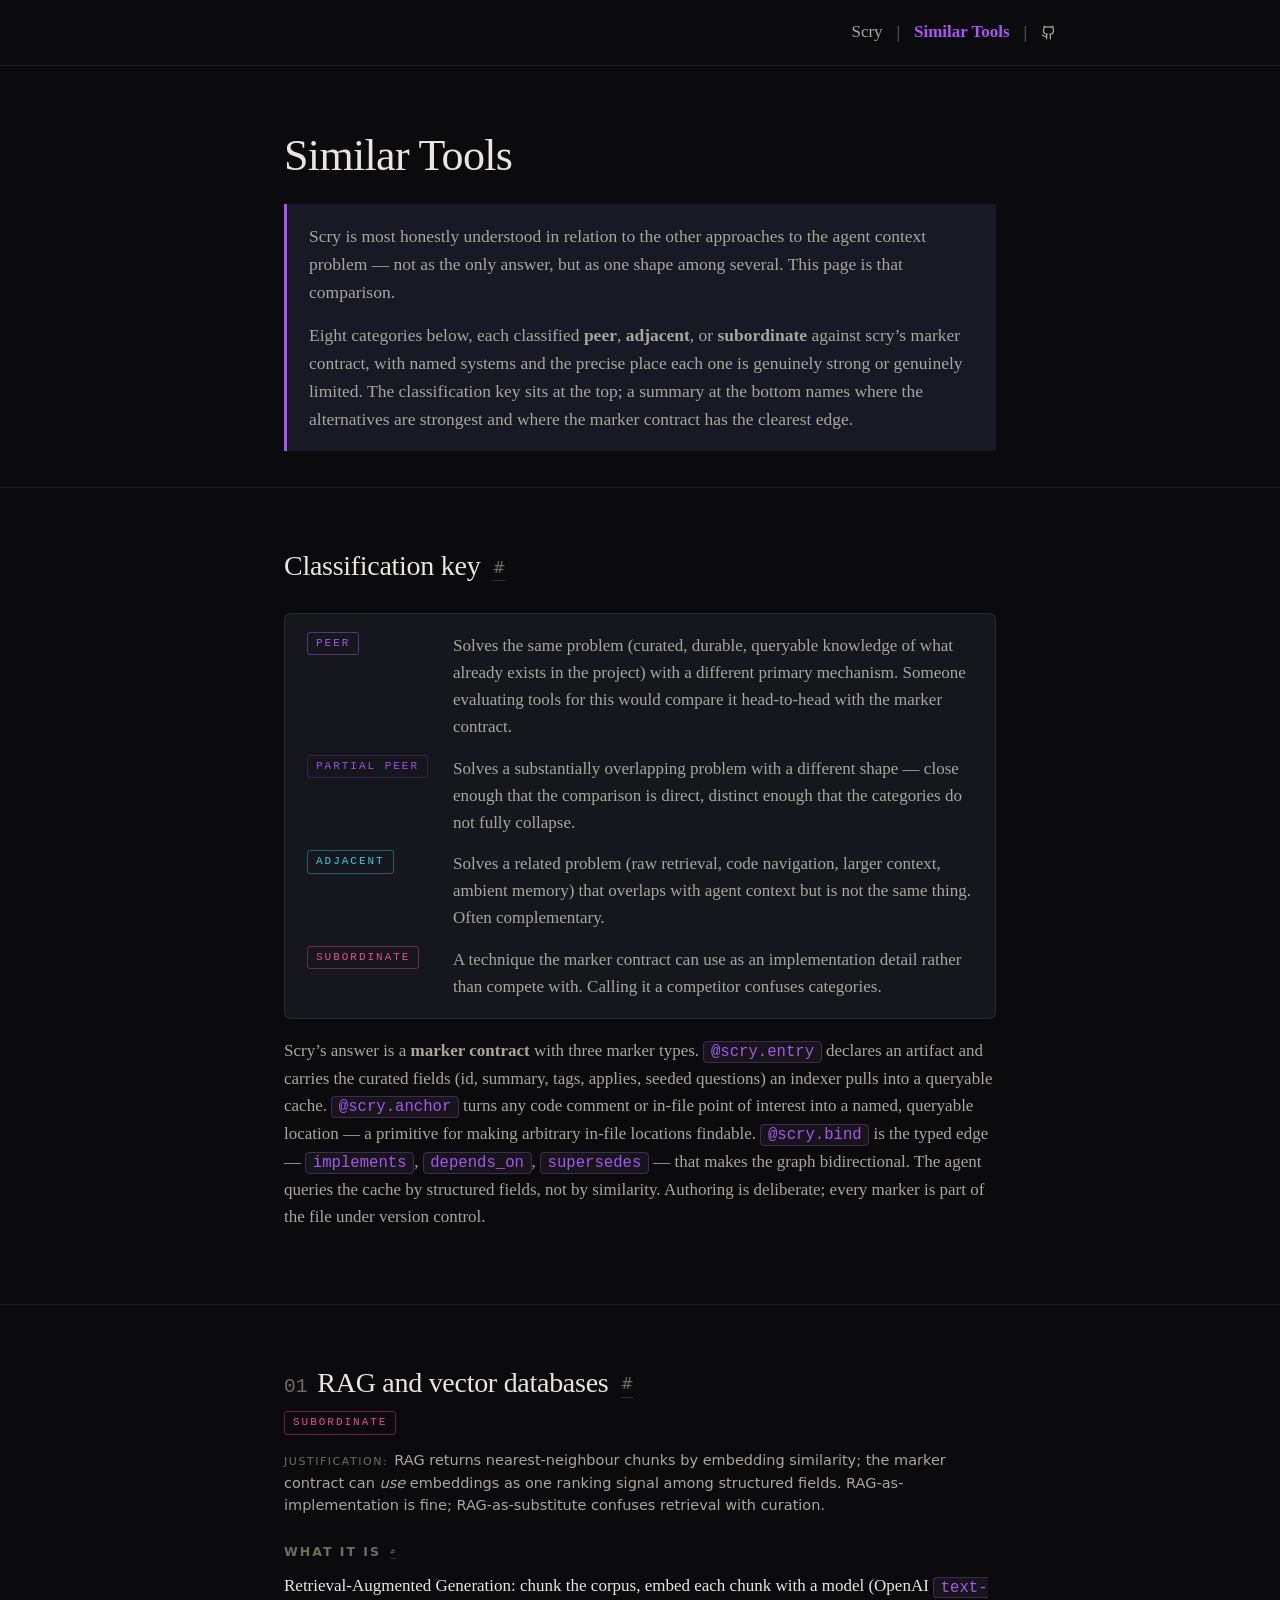
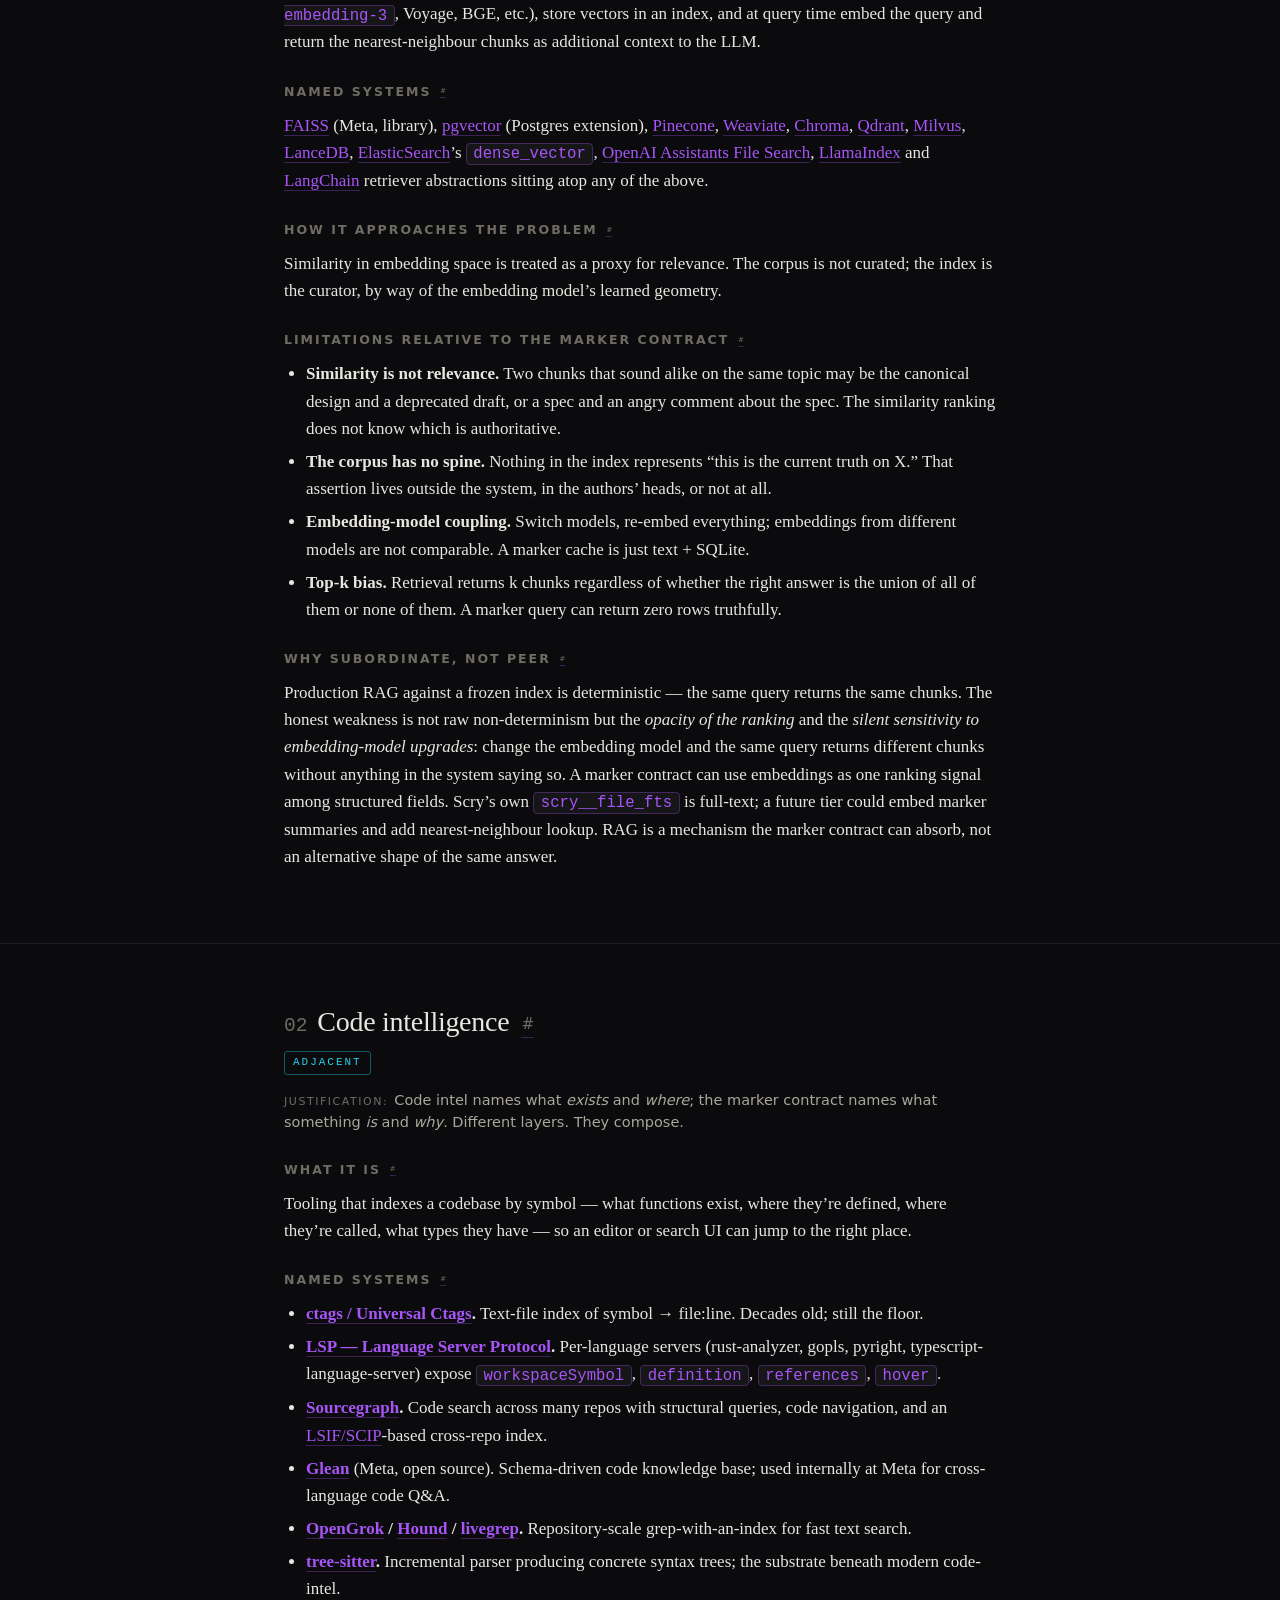
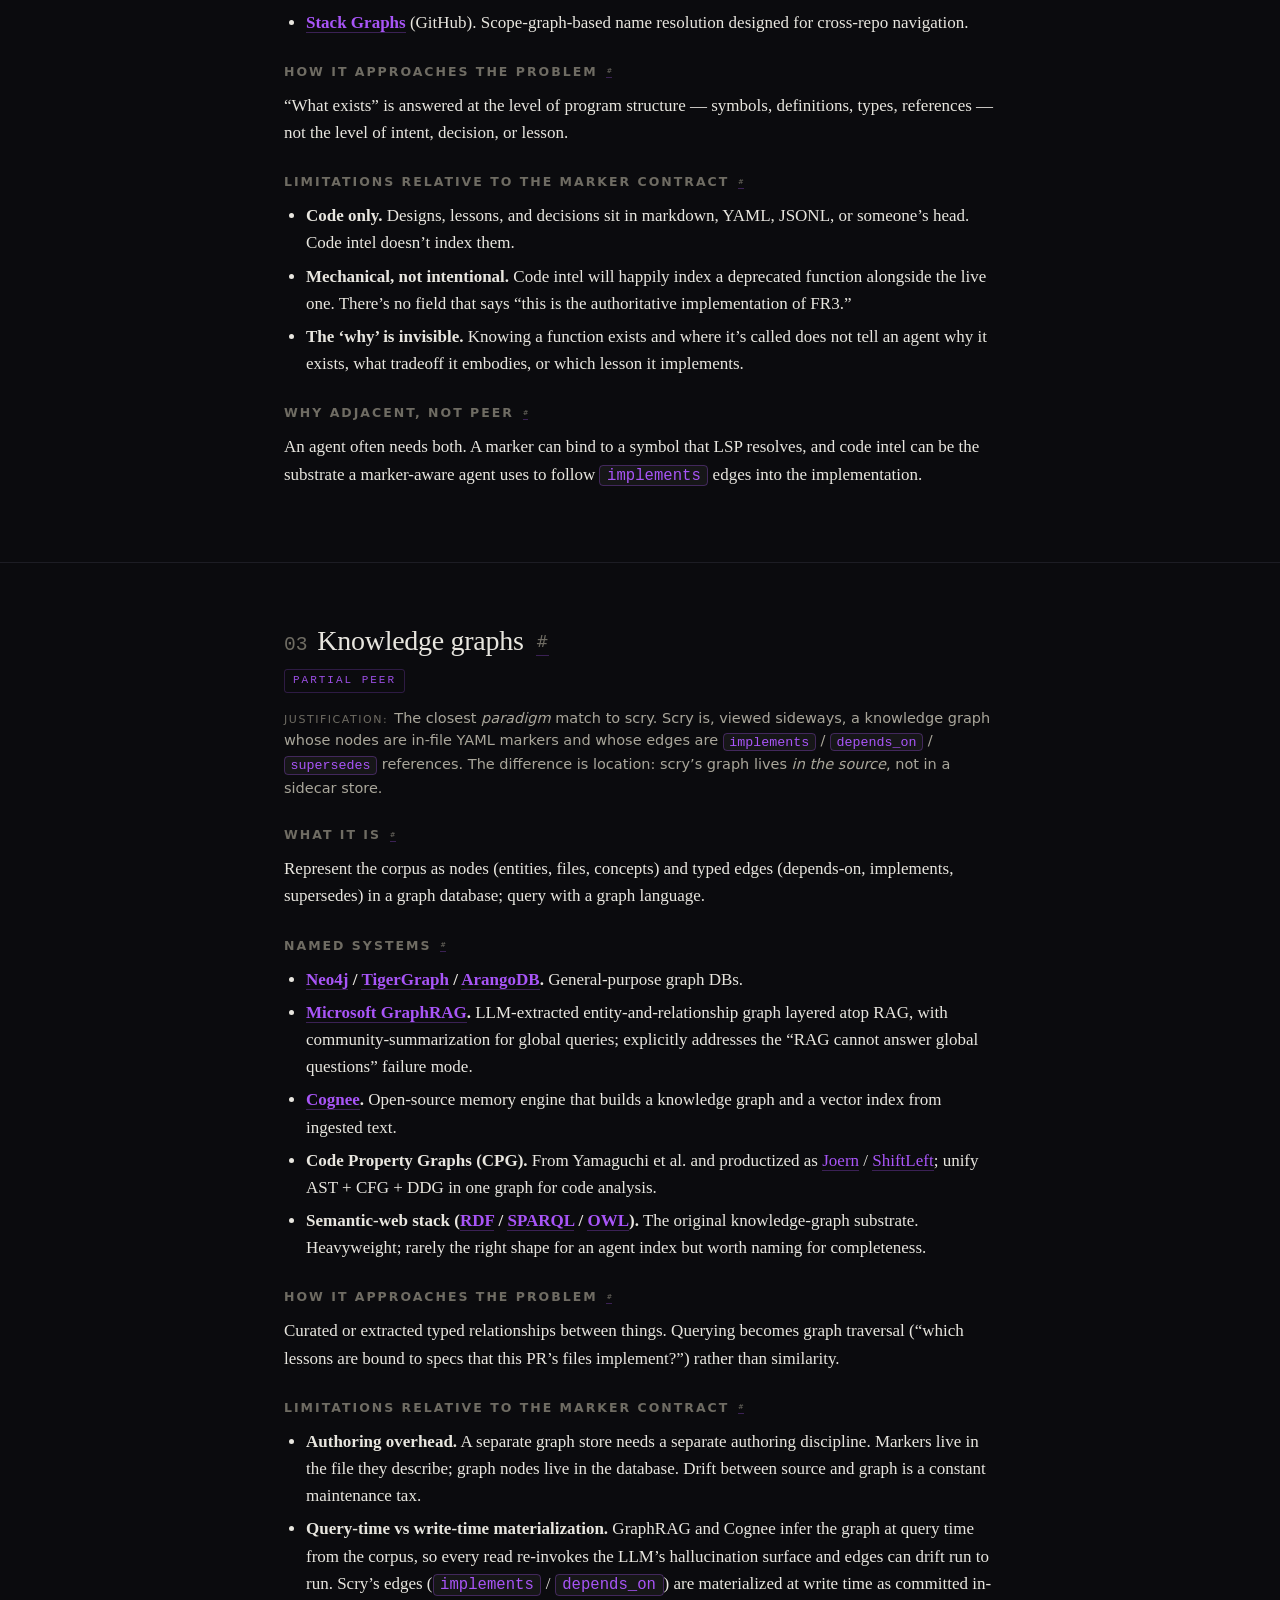
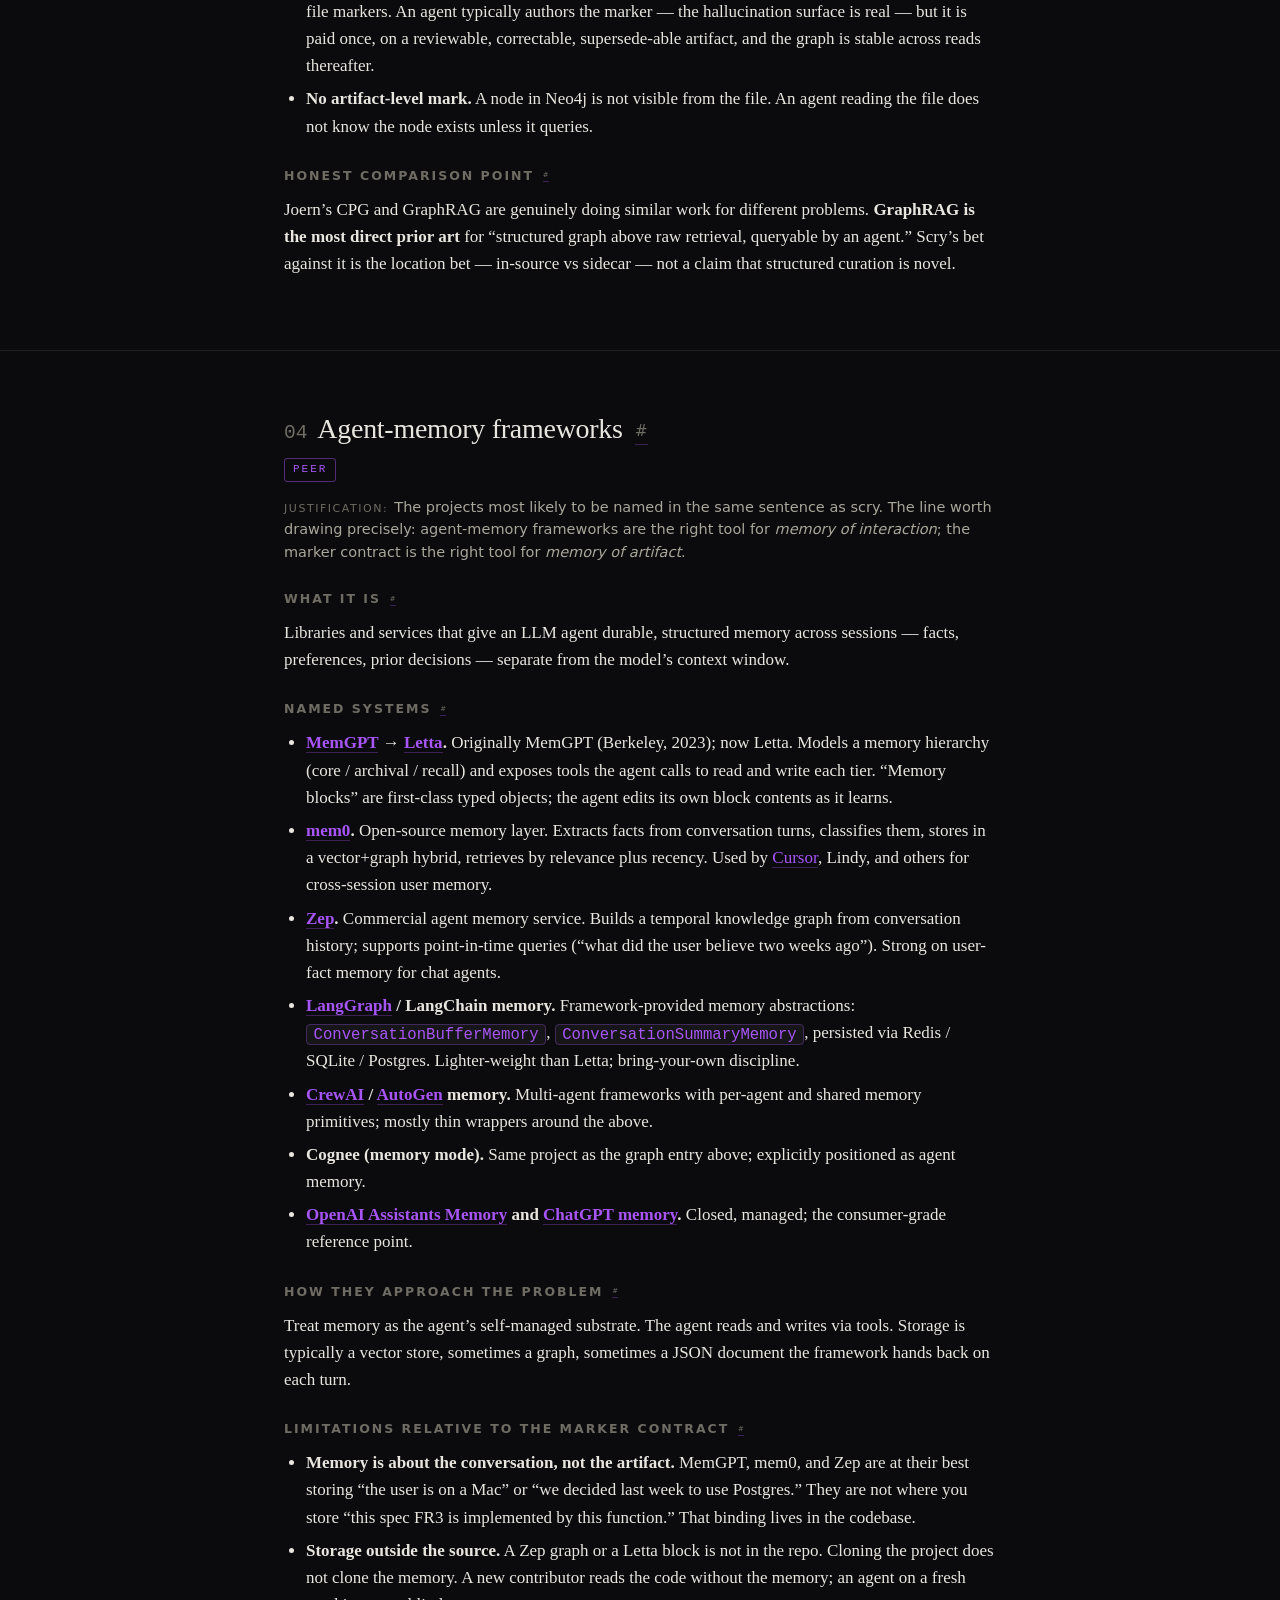
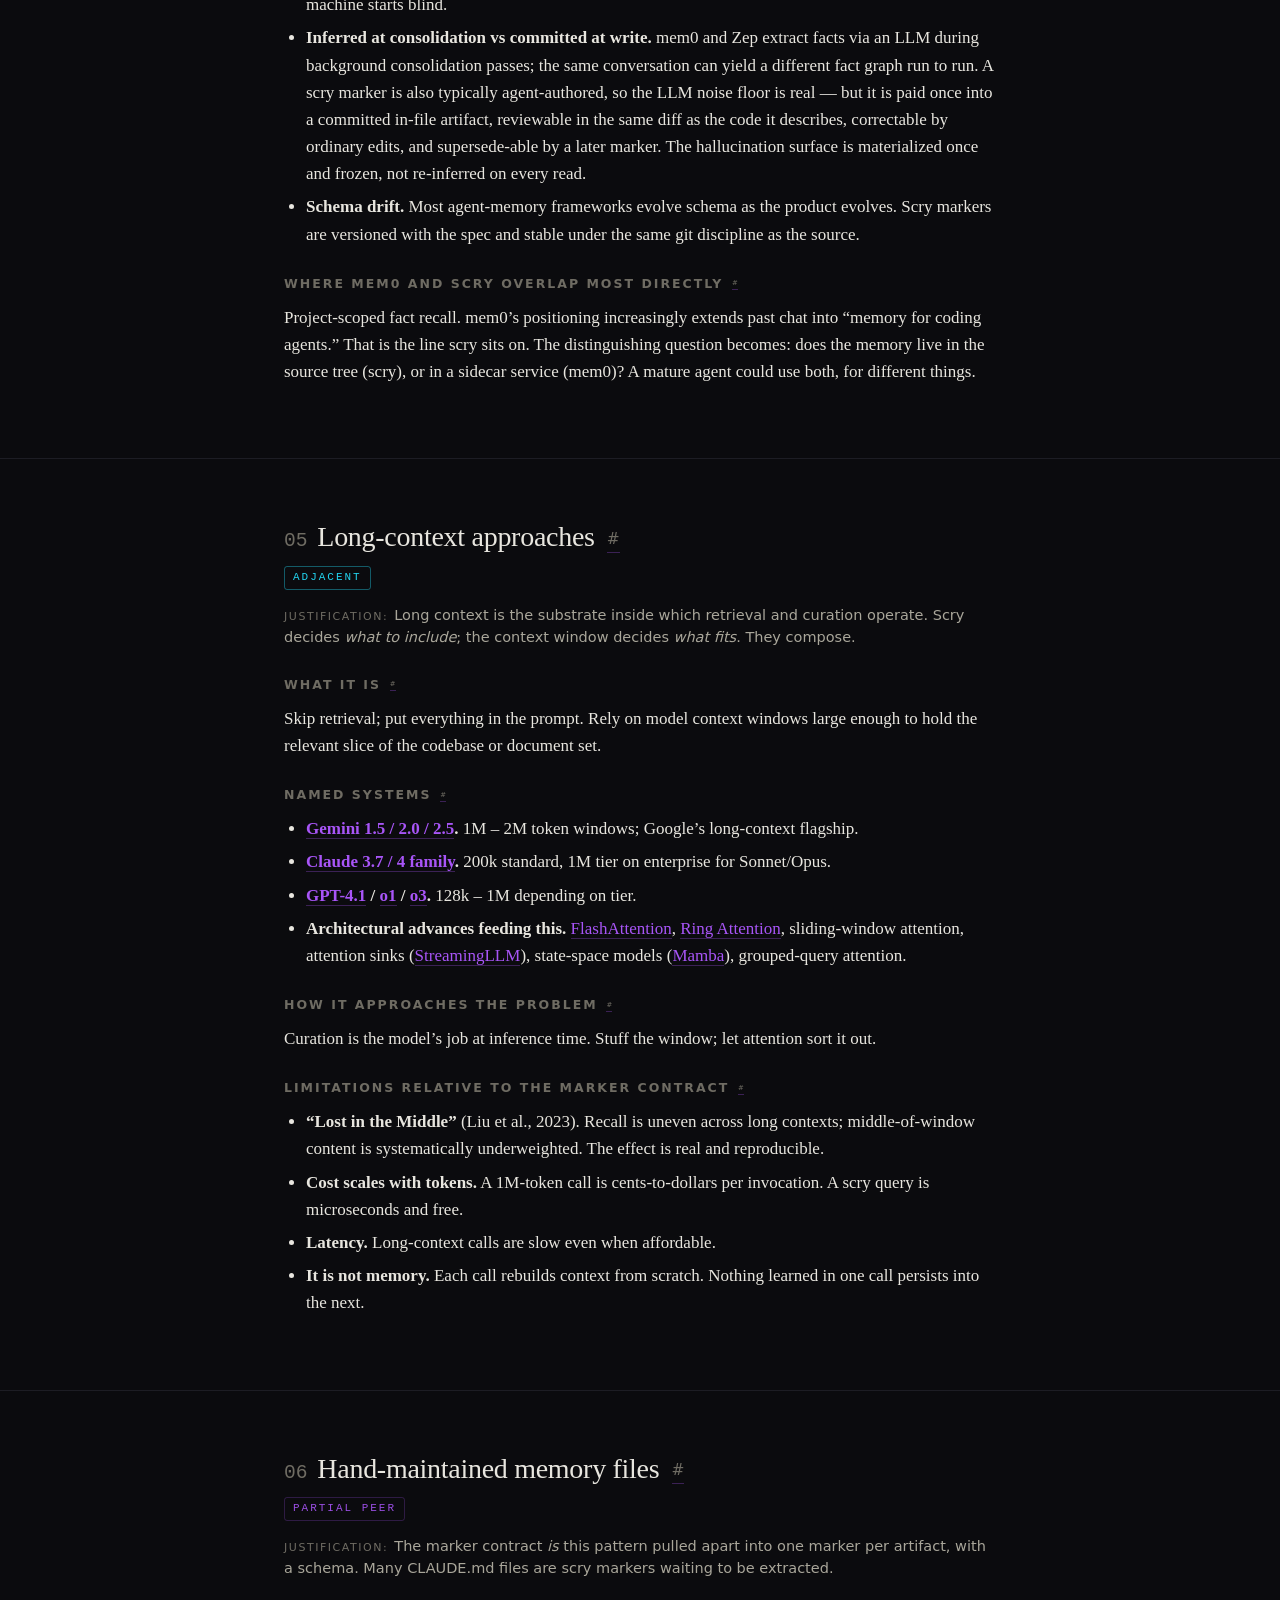
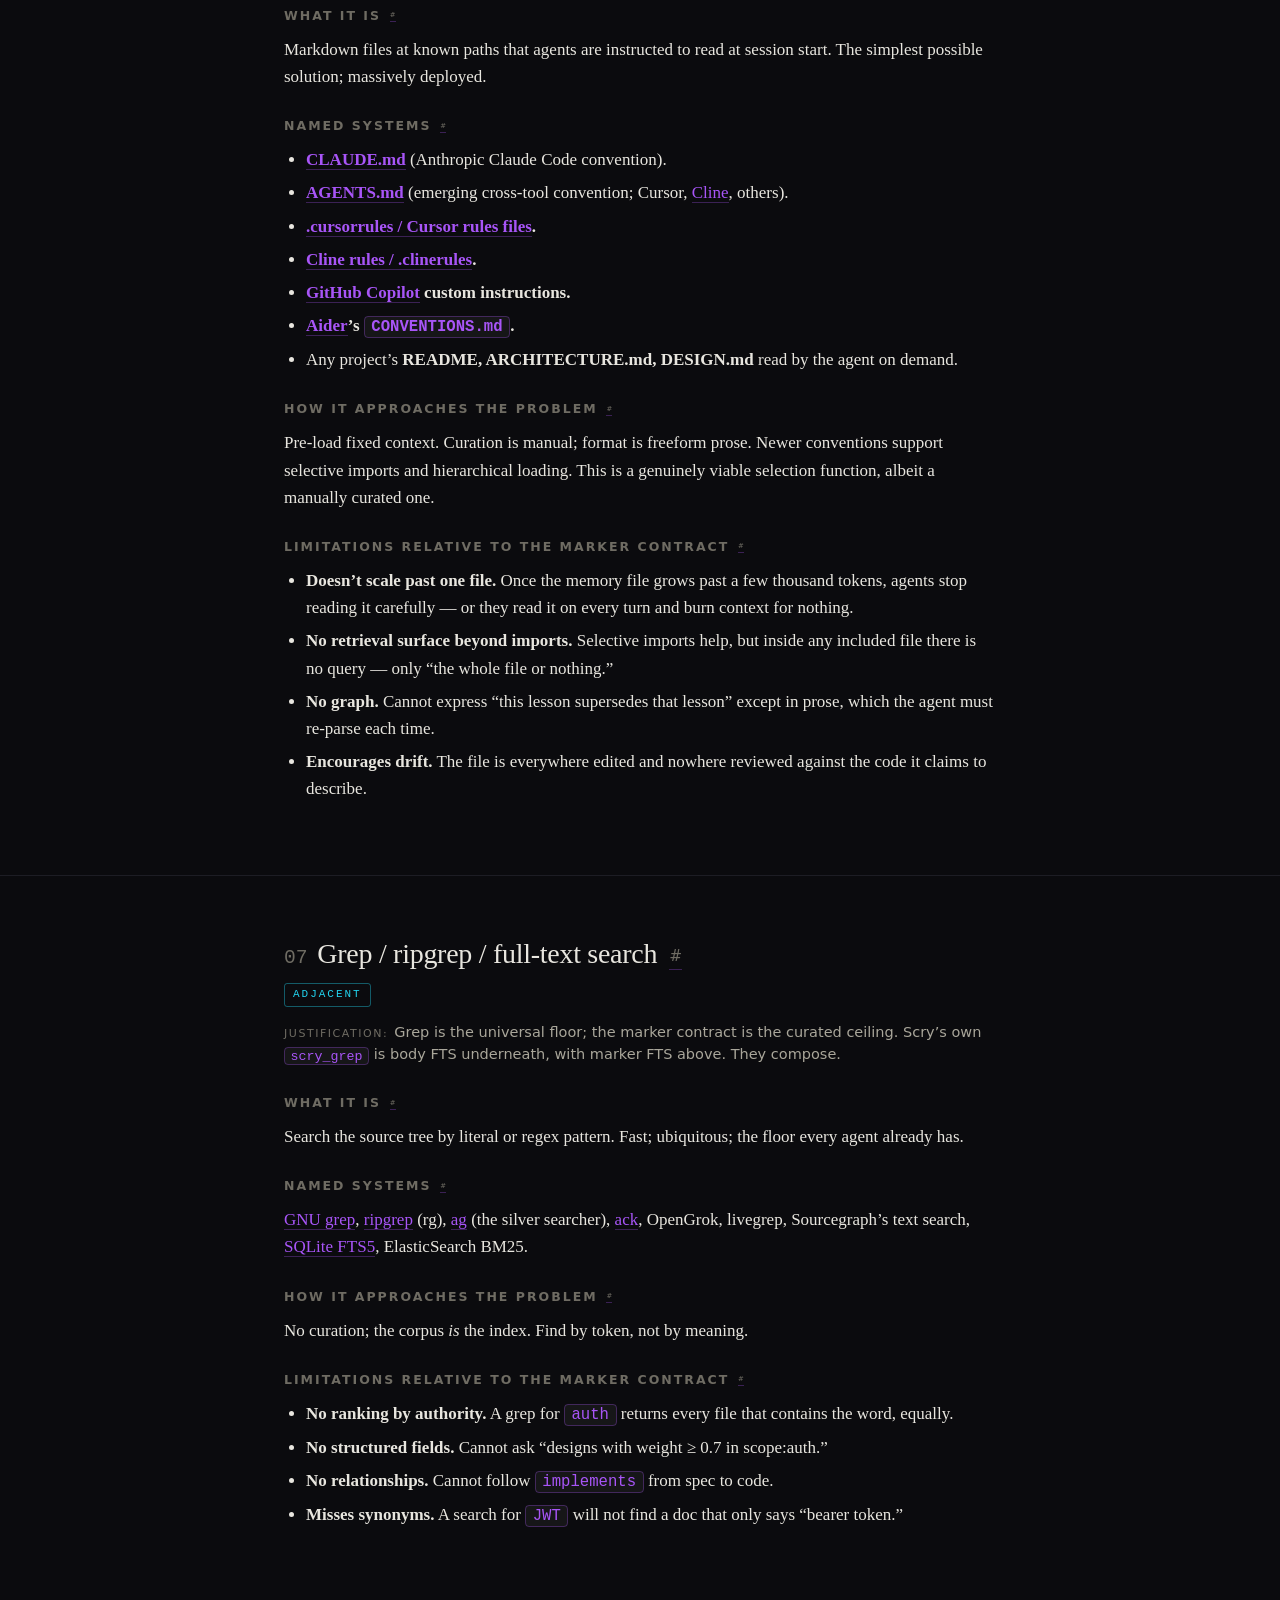
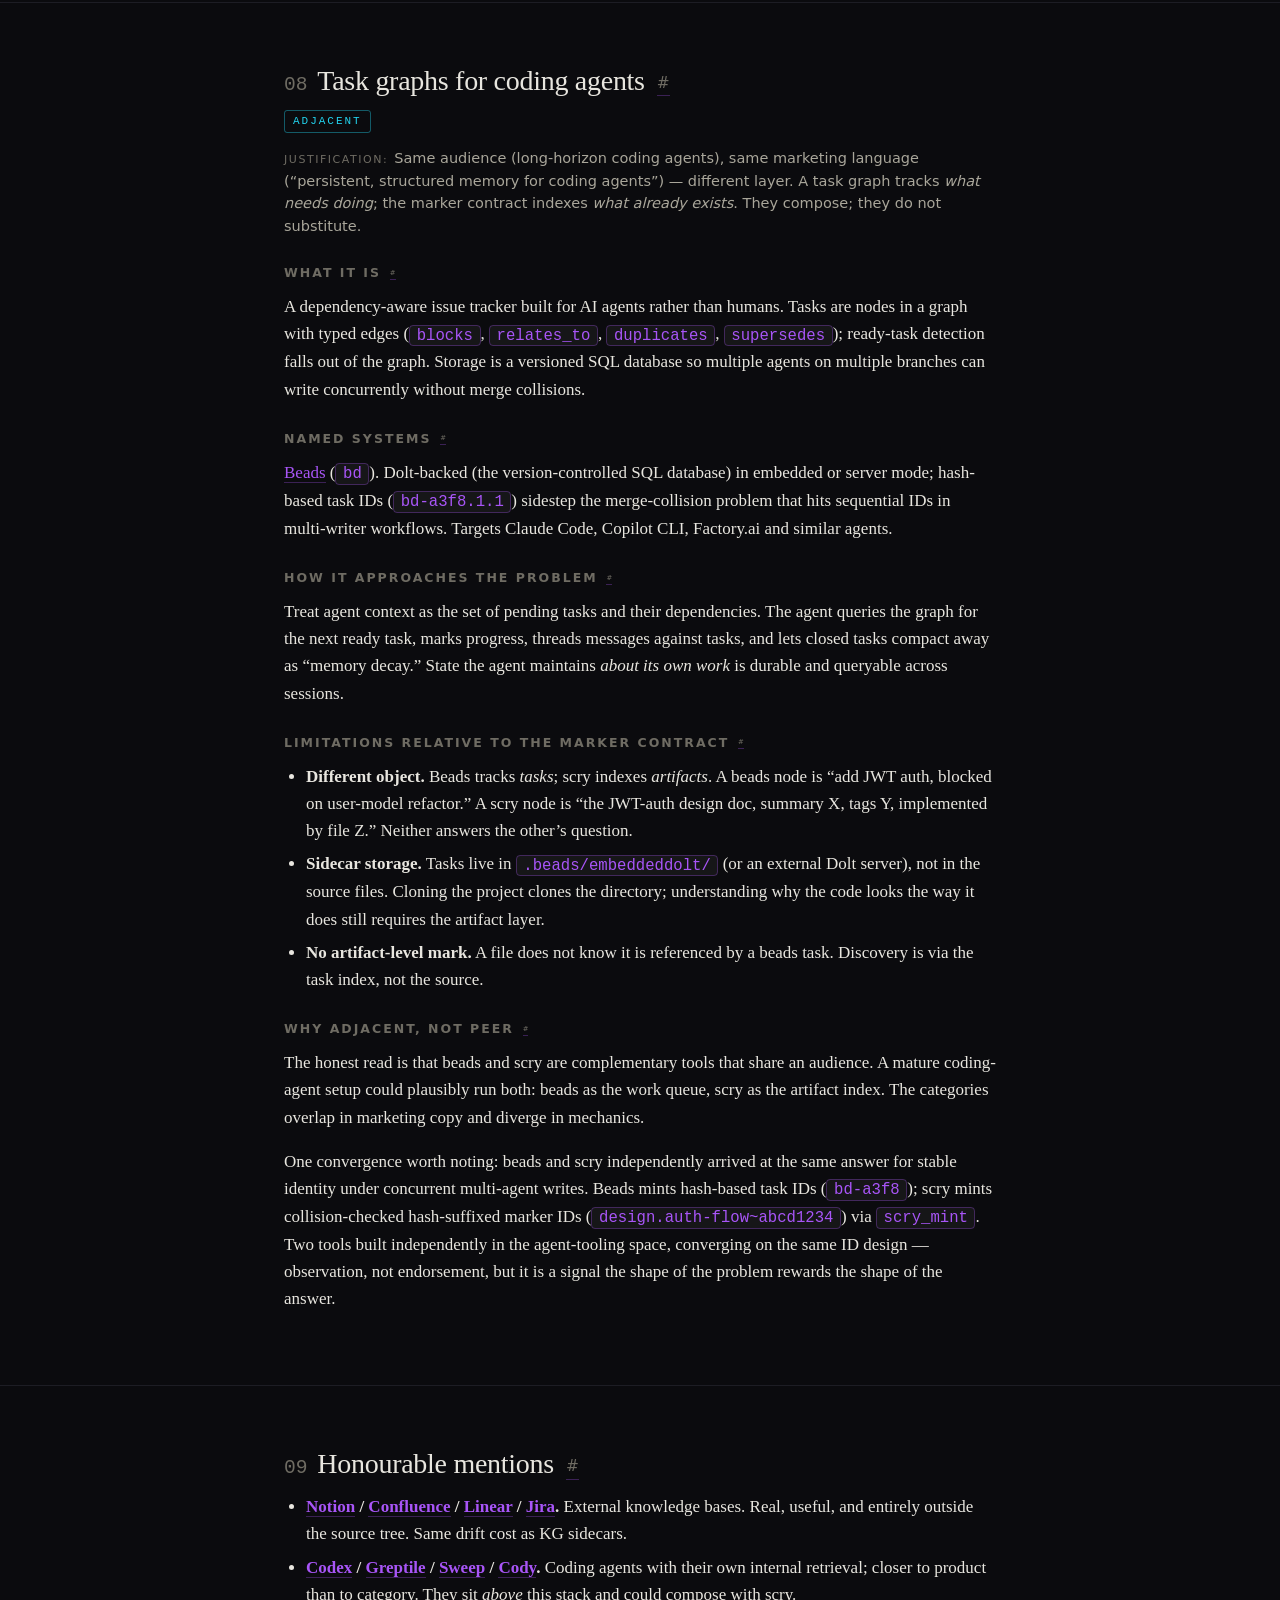
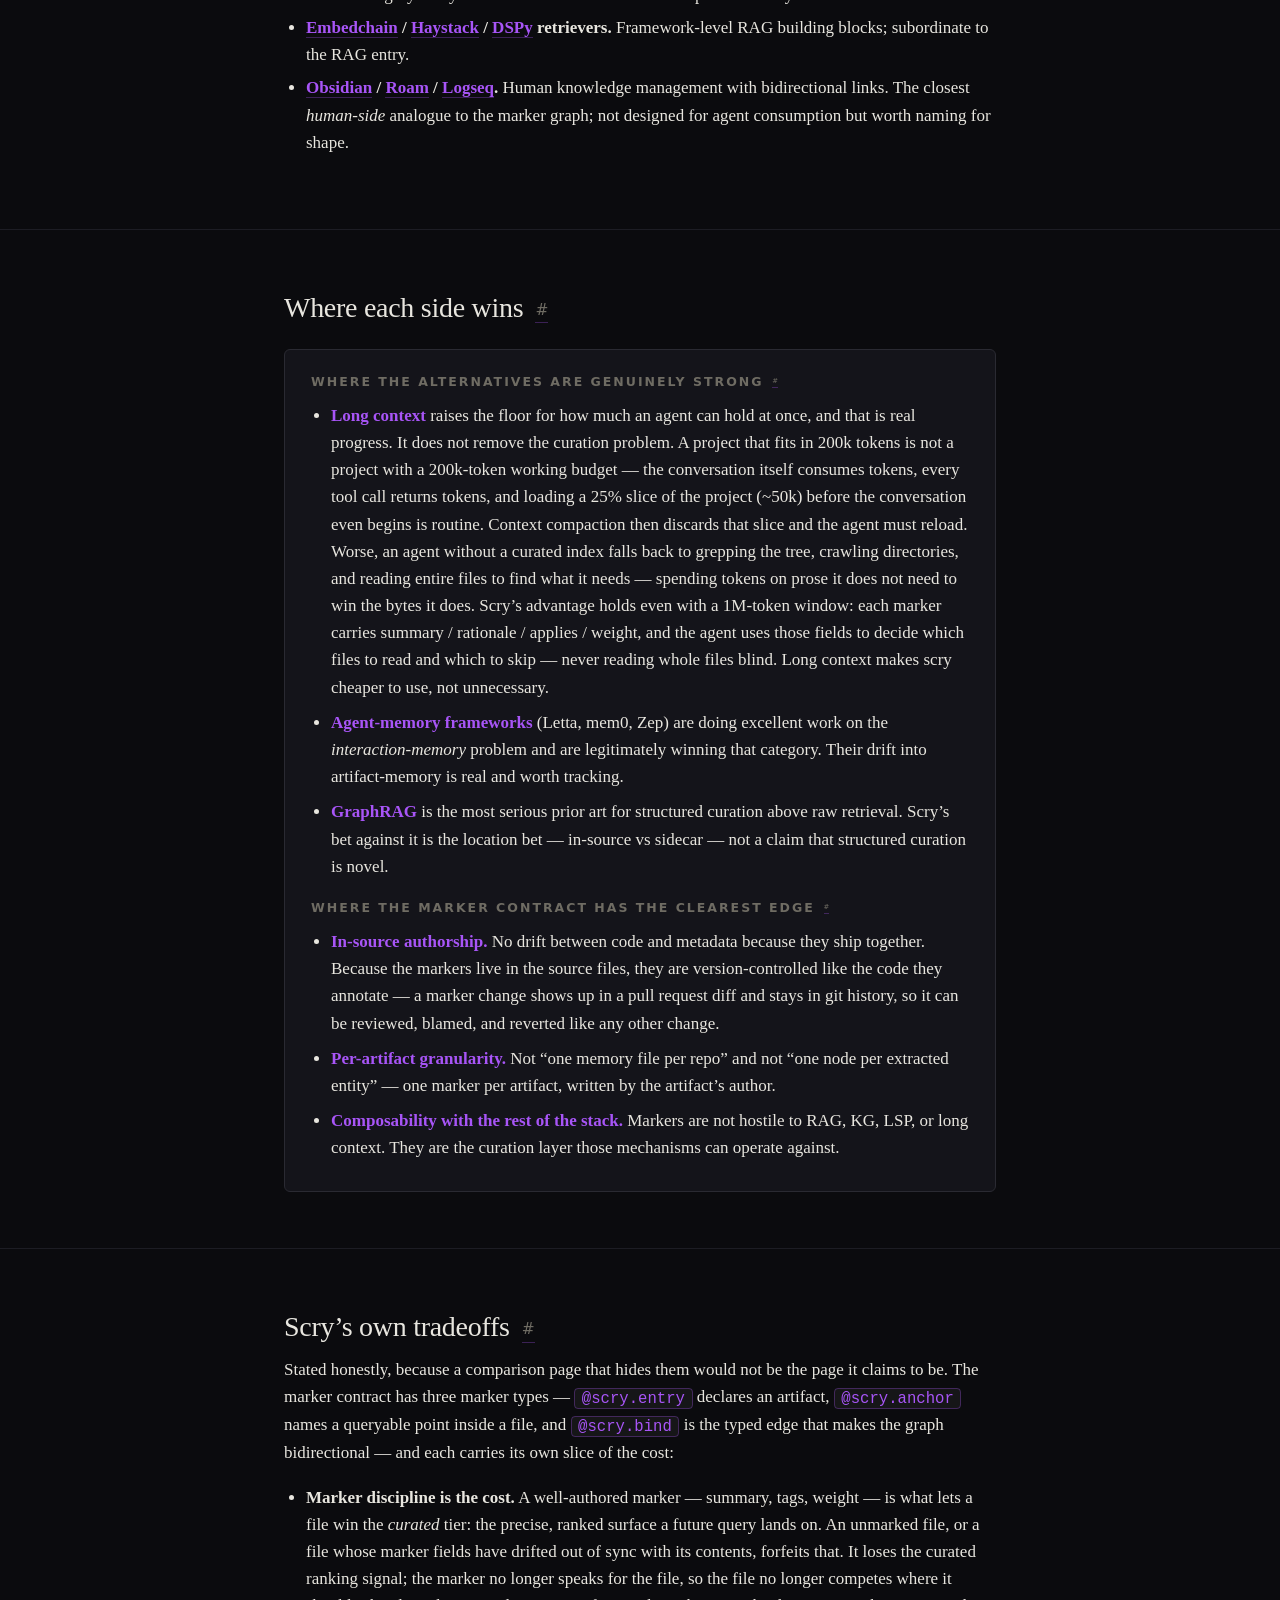
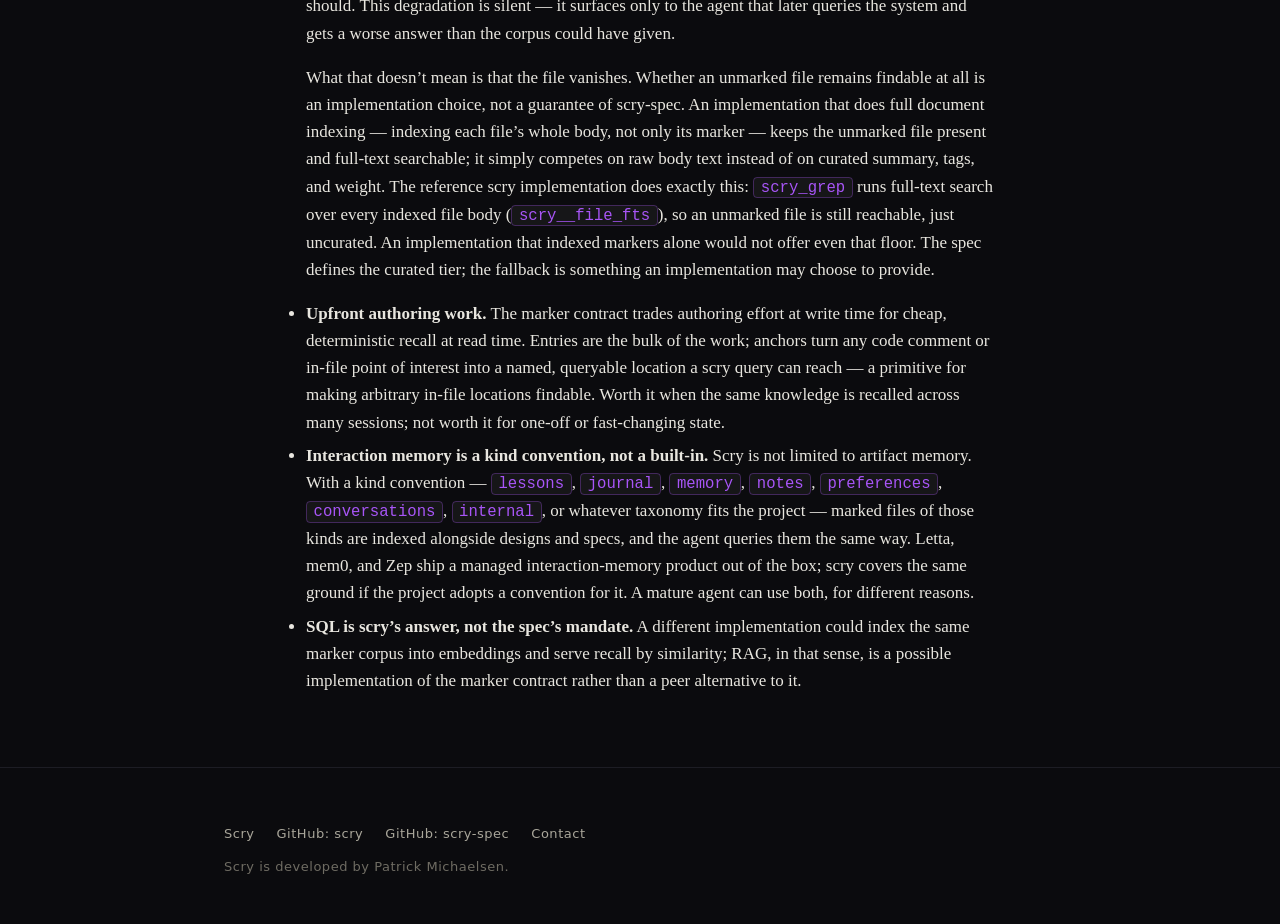
<file: site/similar-tools.html>
<!DOCTYPE html>
<html lang="en">
<head>
<meta charset="utf-8">
<meta name="viewport" content="width=device-width, initial-scale=1">
<title>Similar Tools — scry</title>
<meta name="description" content="A calibrated landscape survey of technologies that address the agent context problem, classified peer / adjacent / subordinate against scry's marker contract.">
<meta property="og:title" content="Similar Tools — scry">
<meta property="og:description" content="A calibrated landscape survey of technologies that address the agent context problem, classified peer / adjacent / subordinate against scry's marker contract.">
<meta property="og:type" content="website">
<meta property="og:url" content="https://scryspec.com/similar-tools">
<link rel="icon" href="data:image/svg+xml;utf8,<svg xmlns='http://www.w3.org/2000/svg' viewBox='0 0 32 32'><rect width='32' height='32' rx='6' fill='%230b0b0e'/><text x='16' y='22' text-anchor='middle' font-family='Iosevka,Menlo,monospace' font-size='18' fill='%23e8e6df'>s</text></svg>">
<link rel="stylesheet" href="anchors.css">
<script src="anchors.js" defer></script>
<!-- @scry.bind page.similar-tools~1 research.agent-context-landscape-survey~a23dbc0b This page renders the landscape survey near-line-for-line in marketing voice. -->
<style>
  :root {
    --bg:         #0b0b0e;
    --bg-elev:    #14141a;
    --bg-panel:   #16171d;
    --bg-quote:   #181924;
    --ink:        #e8e6df;
    --ink-muted:  #a9a69a;
    --ink-dim:    #6f6c63;
    --rule:       #2a2a32;
    --rule-soft:  #1d1d24;
    --color-primary: #a855f7;
    --color-accent:  #22d3ee;
    --color-sql-kw:  #ec4899;
  }
  *, *::before, *::after { box-sizing: border-box; }
  html { -webkit-text-size-adjust: 100%; }
  body {
    margin: 0;
    background: var(--bg);
    color: var(--ink);
    font-family: ui-serif, "Iowan Old Style", "Apple Garamond", "Palatino Linotype", "Times New Roman", Georgia, serif;
    font-size: 17px;
    line-height: 1.6;
    -webkit-font-smoothing: antialiased;
    -moz-osx-font-smoothing: grayscale;
    text-rendering: optimizeLegibility;
  }
  .wrap   { max-width: 880px; margin: 0 auto; padding: 0 24px; }
  .narrow { max-width: 760px; margin: 0 auto; padding: 0 24px; }
  p { margin: 0 0 1em 0; }
  a {
    color: var(--color-primary);
    text-decoration: none;
    border-bottom: 1px solid rgba(168,85,247,0.30);
  }
  a:hover { color: var(--color-accent); border-bottom-color: var(--color-accent); }
  code, .mono {
    font-family: "Iosevka", "JetBrains Mono", ui-monospace, SFMono-Regular, Menlo, Consolas, monospace;
    font-size: 14px;
  }
  /* Inline code pill — purple text, subtle purple border, grey rounded background.
     Block code (inside pre) is excluded so it keeps its existing treatment. */
  :not(pre) > code {
    color: var(--color-primary);
    background: rgba(255,255,255,0.045);
    border: 1px solid rgba(168,85,247,0.30);
    border-radius: 4px;
    padding: 0.05em 0.42em;
    font-size: 0.92em;
  }
  a > code, a code { color: inherit; }

  /* Top nav — must match index.html */
  nav.topnav {
    border-bottom: 1px solid var(--rule-soft);
    background: var(--bg);
  }
  nav.topnav .wrap {
    display: flex;
    align-items: center;
    justify-content: flex-end;
    padding-top: 18px;
    padding-bottom: 18px;
    gap: 16px;
  }
  nav.topnav .navlinks {
    display: flex;
    align-items: center;
    gap: clamp(10px, 1.6vw, 14px);
  }
  nav.topnav .navlinks a {
    font-family: ui-serif, "Iowan Old Style", "Apple Garamond", "Palatino Linotype", "Times New Roman", Georgia, serif;
    font-size: clamp(14px, 1.7vw, 17px);
    color: var(--ink-muted);
    padding-bottom: 2px;
    white-space: nowrap;
    font-weight: 400;
    border-bottom: none;
  }
  nav.topnav .navlinks a:hover { color: var(--color-primary); }
  nav.topnav .navlinks a[aria-current="page"] {
    color: var(--color-primary);
    font-weight: 700;
  }
  nav.topnav .navlinks .navsep {
    color: var(--ink-dim);
    font-family: ui-serif, "Iowan Old Style", Georgia, serif;
    font-size: clamp(14px, 1.7vw, 17px);
    user-select: none;
  }
  nav.topnav .navlinks a.iconlink {
    display: inline-flex;
    align-items: center;
    border-bottom: none;
    padding-bottom: 0;
    color: var(--ink-muted);
    line-height: 0;
  }
  nav.topnav .navlinks a.iconlink:hover { color: var(--color-primary); }
  nav.topnav .navlinks a.iconlink svg {
    width: clamp(13px, 1.5vw, 15px);
    height: clamp(13px, 1.5vw, 15px);
    display: block;
  }
  @media (max-width: 480px) {
    nav.topnav .wrap { padding-top: 14px; padding-bottom: 14px; }
    nav.topnav .navlinks { gap: 8px; }
  }

  /* Page header */
  header.page {
    padding: 64px 0 36px;
  }
  header.page h1 {
    font-family: ui-serif, "Iowan Old Style", Georgia, serif;
    font-weight: 500;
    font-size: clamp(30px, 4.6vw, 44px);
    line-height: 1.18;
    letter-spacing: -0.015em;
    margin: 0 0 22px 0;
  }
  header.page .abstract {
    font-size: 17.5px;
    color: var(--ink-muted);
    line-height: 1.6;
    border-left: 3px solid var(--color-primary);
    background: var(--bg-quote);
    padding: 18px 22px;
    margin: 0;
  }
  header.page .abstract p { margin: 0 0 0.85em 0; }
  header.page .abstract p:last-child { margin-bottom: 0; }
  header.page .abstract em { color: var(--ink); font-style: italic; }

  /* Section rhythm */
  section { padding: 56px 0; border-top: 1px solid var(--rule-soft); }
  section h2 {
    font-family: ui-serif, "Iowan Old Style", Georgia, serif;
    font-size: clamp(22px, 3vw, 28px);
    font-weight: 500;
    margin: 0 0 6px 0;
    letter-spacing: -0.01em;
  }
  section h2 .num {
    color: var(--ink-dim);
    font-family: "Iosevka", "JetBrains Mono", ui-monospace, monospace;
    font-size: 0.7em;
    margin-right: 0.5em;
    letter-spacing: 0;
  }
  section h3 {
    font-family: ui-sans-serif, system-ui, sans-serif;
    font-size: 12.5px;
    letter-spacing: 0.16em;
    text-transform: uppercase;
    color: var(--ink-dim);
    margin: 26px 0 10px 0;
    font-weight: 600;
  }
  section h2 + .verdict { margin: 2px 0 22px 0; }

  /* Classification tag */
  .tag {
    display: inline-block;
    font-family: "Iosevka", "JetBrains Mono", ui-monospace, monospace;
    font-size: 11px;
    letter-spacing: 0.18em;
    text-transform: uppercase;
    padding: 2px 8px;
    border-radius: 3px;
    border: 1px solid var(--rule);
    vertical-align: middle;
  }
  .tag.peer         { color: var(--color-primary); border-color: rgba(168,85,247,0.45); }
  .tag.partial-peer { color: var(--color-primary); border-color: rgba(168,85,247,0.25); opacity: 0.92; }
  .tag.adjacent     { color: var(--color-accent);  border-color: rgba(34,211,238,0.40); }
  .tag.subordinate  { color: var(--color-sql-kw);  border-color: rgba(236,72,153,0.40); }

  .verdict { margin: 2px 0 22px 0; }
  .verdict .tag { margin-bottom: 14px; }
  .verdict .justification {
    color: var(--ink-muted);
    font-size: 14.5px;
    font-family: ui-sans-serif, system-ui, sans-serif;
    line-height: 1.55;
    margin: 0;
  }
  .verdict .vlabel {
    display: inline-block;
    color: var(--ink-dim);
    font-size: 11px;
    letter-spacing: 0.14em;
    text-transform: uppercase;
    margin-right: 6px;
  }

  ul.plain { margin: 0 0 1em 0; padding-left: 22px; }
  ul.plain li { margin: 6px 0; }
  ul.plain li strong { color: var(--ink); }

  .key {
    background: var(--bg-panel);
    border: 1px solid var(--rule);
    border-radius: 6px;
    padding: 18px 22px;
    margin: 24px 0 8px 0;
  }
  .key h3 { margin-top: 0; }
  .key ul.legend-list {
    margin: 0;
    padding: 0;
    list-style: none;
  }
  .key ul.legend-list li {
    margin: 14px 0;
    color: var(--ink-muted);
    display: grid;
    grid-template-columns: 130px 1fr;
    gap: 16px;
    align-items: start;
  }
  .key ul.legend-list li:first-child { margin-top: 0; }
  .key ul.legend-list li:last-child  { margin-bottom: 0; }
  .key ul.legend-list .tag { justify-self: start; }
  @media (max-width: 520px) {
    .key ul.legend-list li {
      grid-template-columns: 1fr;
      gap: 8px;
    }
  }

  .calibration {
    background: var(--bg-elev);
    border: 1px solid var(--rule);
    border-radius: 6px;
    padding: 22px 26px;
    margin: 18px 0 0 0;
  }
  .calibration h3 { margin-top: 0; }
  .calibration ul { padding-left: 20px; margin: 0 0 18px 0; }
  .calibration ul:last-child { margin-bottom: 0; }
  .calibration li { margin: 8px 0; color: var(--ink); }
  .calibration li strong { color: var(--color-primary); }

  footer.foot {
    padding: 56px 0 72px;
    border-top: 1px solid var(--rule-soft);
    color: var(--ink-dim);
    font-family: ui-sans-serif, system-ui, sans-serif;
    font-size: 13px;
    letter-spacing: 0.04em;
  }
  footer.foot ul {
    list-style: none; padding: 0; margin: 0 0 12px 0;
    display: flex; gap: 22px; flex-wrap: wrap;
  }
  footer.foot a { color: var(--ink-muted); border-bottom-color: transparent; }
  footer.foot a:hover { color: var(--ink); border-bottom-color: var(--ink-muted); }
</style>
</head>
<body>

<!-- ─── TOP NAV ───────────────────────────────────────────────── -->
<nav class="topnav">
  <div class="wrap">
    <div class="navlinks">
      <a href="/">Scry</a>
      <span class="navsep" aria-hidden="true">|</span>
      <a href="/similar-tools" aria-current="page">Similar Tools</a>
      <span class="navsep" aria-hidden="true">|</span>
      <a class="iconlink" href="https://github.com/prmichaelsen/scry" target="_blank" rel="noopener" aria-label="GitHub: scry">
        <svg xmlns="http://www.w3.org/2000/svg" viewBox="0 0 24 24" fill="none" stroke="currentColor" stroke-width="2" stroke-linecap="round" stroke-linejoin="round" aria-hidden="true"><path d="M15 22v-4a4.8 4.8 0 0 0-1-3.5c3 0 6-2 6-5.5.08-1.25-.27-2.48-1-3.5.28-1.15.28-2.35 0-3.5 0 0-1 0-3 1.5-2.64-.5-5.36-.5-8 0C6 2 5 2 5 2c-.3 1.15-.3 2.35 0 3.5A5.403 5.403 0 0 0 4 9c0 3.5 3 5.5 6 5.5-.39.49-.68 1.05-.85 1.65-.17.6-.22 1.23-.15 1.85v4"/><path d="M9 18c-4.51 2-5-2-7-2"/></svg>
      </a>
    </div>
  </div>
</nav>

<header class="page">
  <div class="narrow">
    <h1>Similar Tools</h1>
    <div class="abstract">
      <p>Scry is most honestly understood in relation to the other approaches to the agent context problem &mdash; not as the only answer, but as one shape among several. This page is that comparison.</p>
      <p>Eight categories below, each classified <strong>peer</strong>, <strong>adjacent</strong>, or <strong>subordinate</strong> against scry&rsquo;s marker contract, with named systems and the precise place each one is genuinely strong or genuinely limited. The classification key sits at the top; a summary at the bottom names where the alternatives are strongest and where the marker contract has the clearest edge.</p>
    </div>
  </div>
</header>

<section id="key">
  <div class="narrow">
    <h2>Classification key</h2>
    <div class="key">
      <ul class="legend-list">
        <li><span class="tag peer">Peer</span><span>Solves the same problem (curated, durable, queryable knowledge of what already exists in the project) with a different primary mechanism. Someone evaluating tools for this would compare it head-to-head with the marker contract.</span></li>
        <li><span class="tag partial-peer">Partial Peer</span><span>Solves a substantially overlapping problem with a different shape &mdash; close enough that the comparison is direct, distinct enough that the categories do not fully collapse.</span></li>
        <li><span class="tag adjacent">Adjacent</span><span>Solves a related problem (raw retrieval, code navigation, larger context, ambient memory) that overlaps with agent context but is not the same thing. Often complementary.</span></li>
        <li><span class="tag subordinate">Subordinate</span><span>A technique the marker contract can use as an implementation detail rather than compete with. Calling it a competitor confuses categories.</span></li>
      </ul>
    </div>
    <p style="margin-top: 18px; color: var(--ink-muted);">Scry&rsquo;s answer is a <strong>marker contract</strong> with three marker types. <code>@scry.entry</code> declares an artifact and carries the curated fields (id, summary, tags, applies, seeded questions) an indexer pulls into a queryable cache. <code>@scry.anchor</code> turns any code comment or in-file point of interest into a named, queryable location &mdash; a primitive for making arbitrary in-file locations findable. <code>@scry.bind</code> is the typed edge &mdash; <code>implements</code>, <code>depends_on</code>, <code>supersedes</code> &mdash; that makes the graph bidirectional. The agent queries the cache by structured fields, not by similarity. Authoring is deliberate; every marker is part of the file under version control.</p>
  </div>
</section>

<section id="rag">
  <div class="narrow">
    <h2><span class="num">01</span>RAG and vector databases</h2>
    <div class="verdict">
      <span class="tag subordinate">Subordinate</span>
      <p class="justification"><span class="vlabel">Justification:</span>RAG returns nearest-neighbour chunks by embedding similarity; the marker contract can <em>use</em> embeddings as one ranking signal among structured fields. RAG-as-implementation is fine; RAG-as-substitute confuses retrieval with curation.</p>
    </div>

    <h3>What it is</h3>
    <p>Retrieval-Augmented Generation: chunk the corpus, embed each chunk with a model (OpenAI <code>text-embedding-3</code>, Voyage, BGE, etc.), store vectors in an index, and at query time embed the query and return the nearest-neighbour chunks as additional context to the LLM.</p>

    <h3>Named systems</h3>
    <p><a href="https://github.com/facebookresearch/faiss" target="_blank" rel="noopener">FAISS</a> (Meta, library), <a href="https://github.com/pgvector/pgvector" target="_blank" rel="noopener">pgvector</a> (Postgres extension), <a href="https://www.pinecone.io" target="_blank" rel="noopener">Pinecone</a>, <a href="https://weaviate.io" target="_blank" rel="noopener">Weaviate</a>, <a href="https://www.trychroma.com" target="_blank" rel="noopener">Chroma</a>, <a href="https://qdrant.tech" target="_blank" rel="noopener">Qdrant</a>, <a href="https://milvus.io" target="_blank" rel="noopener">Milvus</a>, <a href="https://lancedb.com" target="_blank" rel="noopener">LanceDB</a>, <a href="https://www.elastic.co/elasticsearch" target="_blank" rel="noopener">ElasticSearch</a>&rsquo;s <code>dense_vector</code>, <a href="https://platform.openai.com/docs/assistants/tools/file-search" target="_blank" rel="noopener">OpenAI Assistants File Search</a>, <a href="https://www.llamaindex.ai" target="_blank" rel="noopener">LlamaIndex</a> and <a href="https://www.langchain.com" target="_blank" rel="noopener">LangChain</a> retriever abstractions sitting atop any of the above.</p>

    <h3>How it approaches the problem</h3>
    <p>Similarity in embedding space is treated as a proxy for relevance. The corpus is not curated; the index is the curator, by way of the embedding model&rsquo;s learned geometry.</p>

    <h3>Limitations relative to the marker contract</h3>
    <ul class="plain">
      <li><strong>Similarity is not relevance.</strong> Two chunks that sound alike on the same topic may be the canonical design and a deprecated draft, or a spec and an angry comment about the spec. The similarity ranking does not know which is authoritative.</li>
      <li><strong>The corpus has no spine.</strong> Nothing in the index represents &ldquo;this is the current truth on X.&rdquo; That assertion lives outside the system, in the authors&rsquo; heads, or not at all.</li>
      <li><strong>Embedding-model coupling.</strong> Switch models, re-embed everything; embeddings from different models are not comparable. A marker cache is just text + SQLite.</li>
      <li><strong>Top-k bias.</strong> Retrieval returns k chunks regardless of whether the right answer is the union of all of them or none of them. A marker query can return zero rows truthfully.</li>
    </ul>

    <h3>Why subordinate, not peer</h3>
    <p>Production RAG against a frozen index is deterministic &mdash; the same query returns the same chunks. The honest weakness is not raw non-determinism but the <em>opacity of the ranking</em> and the <em>silent sensitivity to embedding-model upgrades</em>: change the embedding model and the same query returns different chunks without anything in the system saying so. A marker contract can use embeddings as one ranking signal among structured fields. Scry&rsquo;s own <code>scry__file_fts</code> is full-text; a future tier could embed marker summaries and add nearest-neighbour lookup. RAG is a mechanism the marker contract can absorb, not an alternative shape of the same answer.</p>
  </div>
</section>

<section id="code-intel">
  <div class="narrow">
    <h2><span class="num">02</span>Code intelligence</h2>
    <div class="verdict">
      <span class="tag adjacent">Adjacent</span>
      <p class="justification"><span class="vlabel">Justification:</span>Code intel names what <em>exists</em> and <em>where</em>; the marker contract names what something <em>is</em> and <em>why</em>. Different layers. They compose.</p>
    </div>

    <h3>What it is</h3>
    <p>Tooling that indexes a codebase by symbol &mdash; what functions exist, where they&rsquo;re defined, where they&rsquo;re called, what types they have &mdash; so an editor or search UI can jump to the right place.</p>

    <h3>Named systems</h3>
    <ul class="plain">
      <li><strong><a href="https://ctags.io" target="_blank" rel="noopener">ctags / Universal Ctags</a>.</strong> Text-file index of symbol &rarr; file:line. Decades old; still the floor.</li>
      <li><strong><a href="https://microsoft.github.io/language-server-protocol/" target="_blank" rel="noopener">LSP &mdash; Language Server Protocol</a>.</strong> Per-language servers (rust-analyzer, gopls, pyright, typescript-language-server) expose <code>workspaceSymbol</code>, <code>definition</code>, <code>references</code>, <code>hover</code>.</li>
      <li><strong><a href="https://sourcegraph.com" target="_blank" rel="noopener">Sourcegraph</a>.</strong> Code search across many repos with structural queries, code navigation, and an <a href="https://github.com/sourcegraph/scip" target="_blank" rel="noopener">LSIF/SCIP</a>-based cross-repo index.</li>
      <li><strong><a href="https://github.com/facebookincubator/Glean" target="_blank" rel="noopener">Glean</a></strong> (Meta, open source). Schema-driven code knowledge base; used internally at Meta for cross-language code Q&amp;A.</li>
      <li><strong><a href="https://oracle.github.io/opengrok/" target="_blank" rel="noopener">OpenGrok</a> / <a href="https://github.com/etsy/hound" target="_blank" rel="noopener">Hound</a> / <a href="https://livegrep.com" target="_blank" rel="noopener">livegrep</a>.</strong> Repository-scale grep-with-an-index for fast text search.</li>
      <li><strong><a href="https://tree-sitter.github.io/tree-sitter/" target="_blank" rel="noopener">tree-sitter</a>.</strong> Incremental parser producing concrete syntax trees; the substrate beneath modern code-intel.</li>
      <li><strong><a href="https://github.com/github/stack-graphs" target="_blank" rel="noopener">Stack Graphs</a></strong> (GitHub). Scope-graph-based name resolution designed for cross-repo navigation.</li>
    </ul>

    <h3>How it approaches the problem</h3>
    <p>&ldquo;What exists&rdquo; is answered at the level of program structure &mdash; symbols, definitions, types, references &mdash; not the level of intent, decision, or lesson.</p>

    <h3>Limitations relative to the marker contract</h3>
    <ul class="plain">
      <li><strong>Code only.</strong> Designs, lessons, and decisions sit in markdown, YAML, JSONL, or someone&rsquo;s head. Code intel doesn&rsquo;t index them.</li>
      <li><strong>Mechanical, not intentional.</strong> Code intel will happily index a deprecated function alongside the live one. There&rsquo;s no field that says &ldquo;this is the authoritative implementation of FR3.&rdquo;</li>
      <li><strong>The &lsquo;why&rsquo; is invisible.</strong> Knowing a function exists and where it&rsquo;s called does not tell an agent why it exists, what tradeoff it embodies, or which lesson it implements.</li>
    </ul>

    <h3>Why adjacent, not peer</h3>
    <p>An agent often needs both. A marker can bind to a symbol that LSP resolves, and code intel can be the substrate a marker-aware agent uses to follow <code>implements</code> edges into the implementation.</p>
  </div>
</section>

<section id="knowledge-graphs">
  <div class="narrow">
    <h2><span class="num">03</span>Knowledge graphs</h2>
    <div class="verdict">
      <span class="tag partial-peer">Partial Peer</span>
      <p class="justification"><span class="vlabel">Justification:</span>The closest <em>paradigm</em> match to scry. Scry is, viewed sideways, a knowledge graph whose nodes are in-file YAML markers and whose edges are <code>implements</code> / <code>depends_on</code> / <code>supersedes</code> references. The difference is location: scry&rsquo;s graph lives <em>in the source</em>, not in a sidecar store.</p>
    </div>

    <h3>What it is</h3>
    <p>Represent the corpus as nodes (entities, files, concepts) and typed edges (depends-on, implements, supersedes) in a graph database; query with a graph language.</p>

    <h3>Named systems</h3>
    <ul class="plain">
      <li><strong><a href="https://neo4j.com" target="_blank" rel="noopener">Neo4j</a> / <a href="https://www.tigergraph.com" target="_blank" rel="noopener">TigerGraph</a> / <a href="https://arangodb.com" target="_blank" rel="noopener">ArangoDB</a>.</strong> General-purpose graph DBs.</li>
      <li><strong><a href="https://github.com/microsoft/graphrag" target="_blank" rel="noopener">Microsoft GraphRAG</a>.</strong> LLM-extracted entity-and-relationship graph layered atop RAG, with community-summarization for global queries; explicitly addresses the &ldquo;RAG cannot answer global questions&rdquo; failure mode.</li>
      <li><strong><a href="https://www.cognee.ai" target="_blank" rel="noopener">Cognee</a>.</strong> Open-source memory engine that builds a knowledge graph and a vector index from ingested text.</li>
      <li><strong>Code Property Graphs (CPG).</strong> From Yamaguchi et al. and productized as <a href="https://joern.io" target="_blank" rel="noopener">Joern</a> / <a href="https://www.shiftleft.io" target="_blank" rel="noopener">ShiftLeft</a>; unify AST + CFG + DDG in one graph for code analysis.</li>
      <li><strong>Semantic-web stack (<a href="https://www.w3.org/RDF/" target="_blank" rel="noopener">RDF</a> / <a href="https://www.w3.org/TR/sparql11-query/" target="_blank" rel="noopener">SPARQL</a> / <a href="https://www.w3.org/OWL/" target="_blank" rel="noopener">OWL</a>).</strong> The original knowledge-graph substrate. Heavyweight; rarely the right shape for an agent index but worth naming for completeness.</li>
    </ul>

    <h3>How it approaches the problem</h3>
    <p>Curated or extracted typed relationships between things. Querying becomes graph traversal (&ldquo;which lessons are bound to specs that this PR&rsquo;s files implement?&rdquo;) rather than similarity.</p>

    <h3>Limitations relative to the marker contract</h3>
    <ul class="plain">
      <li><strong>Authoring overhead.</strong> A separate graph store needs a separate authoring discipline. Markers live in the file they describe; graph nodes live in the database. Drift between source and graph is a constant maintenance tax.</li>
      <li><strong>Query-time vs write-time materialization.</strong> GraphRAG and Cognee infer the graph at query time from the corpus, so every read re-invokes the LLM&rsquo;s hallucination surface and edges can drift run to run. Scry&rsquo;s edges (<code>implements</code> / <code>depends_on</code>) are materialized at write time as committed in-file markers. An agent typically authors the marker &mdash; the hallucination surface is real &mdash; but it is paid once, on a reviewable, correctable, supersede-able artifact, and the graph is stable across reads thereafter.</li>
      <li><strong>No artifact-level mark.</strong> A node in Neo4j is not visible from the file. An agent reading the file does not know the node exists unless it queries.</li>
    </ul>

    <h3>Honest comparison point</h3>
    <p>Joern&rsquo;s CPG and GraphRAG are genuinely doing similar work for different problems. <strong>GraphRAG is the most direct prior art</strong> for &ldquo;structured graph above raw retrieval, queryable by an agent.&rdquo; Scry&rsquo;s bet against it is the location bet &mdash; in-source vs sidecar &mdash; not a claim that structured curation is novel.</p>
  </div>
</section>

<section id="agent-memory">
  <div class="narrow">
    <h2><span class="num">04</span>Agent-memory frameworks</h2>
    <div class="verdict">
      <span class="tag peer">Peer</span>
      <p class="justification"><span class="vlabel">Justification:</span>The projects most likely to be named in the same sentence as scry. The line worth drawing precisely: agent-memory frameworks are the right tool for <em>memory of interaction</em>; the marker contract is the right tool for <em>memory of artifact</em>.</p>
    </div>

    <h3>What it is</h3>
    <p>Libraries and services that give an LLM agent durable, structured memory across sessions &mdash; facts, preferences, prior decisions &mdash; separate from the model&rsquo;s context window.</p>

    <h3>Named systems</h3>
    <ul class="plain">
      <li><strong><a href="https://github.com/letta-ai/letta" target="_blank" rel="noopener">MemGPT</a> &rarr; <a href="https://www.letta.com" target="_blank" rel="noopener">Letta</a>.</strong> Originally MemGPT (Berkeley, 2023); now Letta. Models a memory hierarchy (core / archival / recall) and exposes tools the agent calls to read and write each tier. &ldquo;Memory blocks&rdquo; are first-class typed objects; the agent edits its own block contents as it learns.</li>
      <li><strong><a href="https://mem0.ai" target="_blank" rel="noopener">mem0</a>.</strong> Open-source memory layer. Extracts facts from conversation turns, classifies them, stores in a vector+graph hybrid, retrieves by relevance plus recency. Used by <a href="https://www.cursor.com" target="_blank" rel="noopener">Cursor</a>, Lindy, and others for cross-session user memory.</li>
      <li><strong><a href="https://www.getzep.com" target="_blank" rel="noopener">Zep</a>.</strong> Commercial agent memory service. Builds a temporal knowledge graph from conversation history; supports point-in-time queries (&ldquo;what did the user believe two weeks ago&rdquo;). Strong on user-fact memory for chat agents.</li>
      <li><strong><a href="https://www.langchain.com/langgraph" target="_blank" rel="noopener">LangGraph</a> / LangChain memory.</strong> Framework-provided memory abstractions: <code>ConversationBufferMemory</code>, <code>ConversationSummaryMemory</code>, persisted via Redis / SQLite / Postgres. Lighter-weight than Letta; bring-your-own discipline.</li>
      <li><strong><a href="https://www.crewai.com" target="_blank" rel="noopener">CrewAI</a> / <a href="https://microsoft.github.io/autogen/" target="_blank" rel="noopener">AutoGen</a> memory.</strong> Multi-agent frameworks with per-agent and shared memory primitives; mostly thin wrappers around the above.</li>
      <li><strong>Cognee (memory mode).</strong> Same project as the graph entry above; explicitly positioned as agent memory.</li>
      <li><strong><a href="https://platform.openai.com/docs/assistants/overview" target="_blank" rel="noopener">OpenAI Assistants Memory</a> and <a href="https://openai.com/index/memory-and-new-controls-for-chatgpt/" target="_blank" rel="noopener">ChatGPT memory</a>.</strong> Closed, managed; the consumer-grade reference point.</li>
    </ul>

    <h3>How they approach the problem</h3>
    <p>Treat memory as the agent&rsquo;s self-managed substrate. The agent reads and writes via tools. Storage is typically a vector store, sometimes a graph, sometimes a JSON document the framework hands back on each turn.</p>

    <h3>Limitations relative to the marker contract</h3>
    <ul class="plain">
      <li><strong>Memory is about the conversation, not the artifact.</strong> MemGPT, mem0, and Zep are at their best storing &ldquo;the user is on a Mac&rdquo; or &ldquo;we decided last week to use Postgres.&rdquo; They are not where you store &ldquo;this spec FR3 is implemented by this function.&rdquo; That binding lives in the codebase.</li>
      <li><strong>Storage outside the source.</strong> A Zep graph or a Letta block is not in the repo. Cloning the project does not clone the memory. A new contributor reads the code without the memory; an agent on a fresh machine starts blind.</li>
      <li><strong>Inferred at consolidation vs committed at write.</strong> mem0 and Zep extract facts via an LLM during background consolidation passes; the same conversation can yield a different fact graph run to run. A scry marker is also typically agent-authored, so the LLM noise floor is real &mdash; but it is paid once into a committed in-file artifact, reviewable in the same diff as the code it describes, correctable by ordinary edits, and supersede-able by a later marker. The hallucination surface is materialized once and frozen, not re-inferred on every read.</li>
      <li><strong>Schema drift.</strong> Most agent-memory frameworks evolve schema as the product evolves. Scry markers are versioned with the spec and stable under the same git discipline as the source.</li>
    </ul>

    <h3>Where mem0 and scry overlap most directly</h3>
    <p>Project-scoped fact recall. mem0&rsquo;s positioning increasingly extends past chat into &ldquo;memory for coding agents.&rdquo; That is the line scry sits on. The distinguishing question becomes: does the memory live in the source tree (scry), or in a sidecar service (mem0)? A mature agent could use both, for different things.</p>
  </div>
</section>

<section id="long-context">
  <div class="narrow">
    <h2><span class="num">05</span>Long-context approaches</h2>
    <div class="verdict">
      <span class="tag adjacent">Adjacent</span>
      <p class="justification"><span class="vlabel">Justification:</span>Long context is the substrate inside which retrieval and curation operate. Scry decides <em>what to include</em>; the context window decides <em>what fits</em>. They compose.</p>
    </div>

    <h3>What it is</h3>
    <p>Skip retrieval; put everything in the prompt. Rely on model context windows large enough to hold the relevant slice of the codebase or document set.</p>

    <h3>Named systems</h3>
    <ul class="plain">
      <li><strong><a href="https://deepmind.google/technologies/gemini/" target="_blank" rel="noopener">Gemini 1.5 / 2.0 / 2.5</a>.</strong> 1M &ndash; 2M token windows; Google&rsquo;s long-context flagship.</li>
      <li><strong><a href="https://www.anthropic.com/claude" target="_blank" rel="noopener">Claude 3.7 / 4 family</a>.</strong> 200k standard, 1M tier on enterprise for Sonnet/Opus.</li>
      <li><strong><a href="https://openai.com/index/gpt-4-1/" target="_blank" rel="noopener">GPT-4.1</a> / <a href="https://openai.com/o1/" target="_blank" rel="noopener">o1</a> / <a href="https://openai.com/index/introducing-o3-and-o4-mini/" target="_blank" rel="noopener">o3</a>.</strong> 128k &ndash; 1M depending on tier.</li>
      <li><strong>Architectural advances feeding this.</strong> <a href="https://github.com/Dao-AILab/flash-attention" target="_blank" rel="noopener">FlashAttention</a>, <a href="https://github.com/lhao499/RingAttention" target="_blank" rel="noopener">Ring Attention</a>, sliding-window attention, attention sinks (<a href="https://github.com/mit-han-lab/streaming-llm" target="_blank" rel="noopener">StreamingLLM</a>), state-space models (<a href="https://github.com/state-spaces/mamba" target="_blank" rel="noopener">Mamba</a>), grouped-query attention.</li>
    </ul>

    <h3>How it approaches the problem</h3>
    <p>Curation is the model&rsquo;s job at inference time. Stuff the window; let attention sort it out.</p>

    <h3>Limitations relative to the marker contract</h3>
    <ul class="plain">
      <li><strong>&ldquo;Lost in the Middle&rdquo;</strong> (Liu et al., 2023). Recall is uneven across long contexts; middle-of-window content is systematically underweighted. The effect is real and reproducible.</li>
      <li><strong>Cost scales with tokens.</strong> A 1M-token call is cents-to-dollars per invocation. A scry query is microseconds and free.</li>
      <li><strong>Latency.</strong> Long-context calls are slow even when affordable.</li>
      <li><strong>It is not memory.</strong> Each call rebuilds context from scratch. Nothing learned in one call persists into the next.</li>
    </ul>
  </div>
</section>

<section id="memory-files">
  <div class="narrow">
    <h2><span class="num">06</span>Hand-maintained memory files</h2>
    <div class="verdict">
      <span class="tag partial-peer">Partial Peer</span>
      <p class="justification"><span class="vlabel">Justification:</span>The marker contract <em>is</em> this pattern pulled apart into one marker per artifact, with a schema. Many CLAUDE.md files are scry markers waiting to be extracted.</p>
    </div>

    <h3>What it is</h3>
    <p>Markdown files at known paths that agents are instructed to read at session start. The simplest possible solution; massively deployed.</p>

    <h3>Named systems</h3>
    <ul class="plain">
      <li><strong><a href="https://docs.claude.com/en/docs/claude-code/memory" target="_blank" rel="noopener">CLAUDE.md</a></strong> (Anthropic Claude Code convention).</li>
      <li><strong><a href="https://agents.md" target="_blank" rel="noopener">AGENTS.md</a></strong> (emerging cross-tool convention; Cursor, <a href="https://github.com/cline/cline" target="_blank" rel="noopener">Cline</a>, others).</li>
      <li><strong><a href="https://docs.cursor.com/context/rules" target="_blank" rel="noopener">.cursorrules / Cursor rules files</a>.</strong></li>
      <li><strong><a href="https://docs.cline.bot/features/cline-rules" target="_blank" rel="noopener">Cline rules / .clinerules</a>.</strong></li>
      <li><strong><a href="https://github.com/features/copilot" target="_blank" rel="noopener">GitHub Copilot</a> custom instructions.</strong></li>
      <li><strong><a href="https://aider.chat" target="_blank" rel="noopener">Aider</a>&rsquo;s <code>CONVENTIONS.md</code>.</strong></li>
      <li>Any project&rsquo;s <strong>README, ARCHITECTURE.md, DESIGN.md</strong> read by the agent on demand.</li>
    </ul>

    <h3>How it approaches the problem</h3>
    <p>Pre-load fixed context. Curation is manual; format is freeform prose. Newer conventions support selective imports and hierarchical loading. This is a genuinely viable selection function, albeit a manually curated one.</p>

    <h3>Limitations relative to the marker contract</h3>
    <ul class="plain">
      <li><strong>Doesn&rsquo;t scale past one file.</strong> Once the memory file grows past a few thousand tokens, agents stop reading it carefully &mdash; or they read it on every turn and burn context for nothing.</li>
      <li><strong>No retrieval surface beyond imports.</strong> Selective imports help, but inside any included file there is no query &mdash; only &ldquo;the whole file or nothing.&rdquo;</li>
      <li><strong>No graph.</strong> Cannot express &ldquo;this lesson supersedes that lesson&rdquo; except in prose, which the agent must re-parse each time.</li>
      <li><strong>Encourages drift.</strong> The file is everywhere edited and nowhere reviewed against the code it claims to describe.</li>
    </ul>
  </div>
</section>

<section id="grep">
  <div class="narrow">
    <h2><span class="num">07</span>Grep / ripgrep / full-text search</h2>
    <div class="verdict">
      <span class="tag adjacent">Adjacent</span>
      <p class="justification"><span class="vlabel">Justification:</span>Grep is the universal floor; the marker contract is the curated ceiling. Scry&rsquo;s own <code>scry_grep</code> is body FTS underneath, with marker FTS above. They compose.</p>
    </div>

    <h3>What it is</h3>
    <p>Search the source tree by literal or regex pattern. Fast; ubiquitous; the floor every agent already has.</p>

    <h3>Named systems</h3>
    <p><a href="https://www.gnu.org/software/grep/" target="_blank" rel="noopener">GNU grep</a>, <a href="https://github.com/BurntSushi/ripgrep" target="_blank" rel="noopener">ripgrep</a> (rg), <a href="https://geoff.greer.fm/ag/" target="_blank" rel="noopener">ag</a> (the silver searcher), <a href="https://beyondgrep.com" target="_blank" rel="noopener">ack</a>, OpenGrok, livegrep, Sourcegraph&rsquo;s text search, <a href="https://www.sqlite.org/fts5.html" target="_blank" rel="noopener">SQLite FTS5</a>, ElasticSearch BM25.</p>

    <h3>How it approaches the problem</h3>
    <p>No curation; the corpus <em>is</em> the index. Find by token, not by meaning.</p>

    <h3>Limitations relative to the marker contract</h3>
    <ul class="plain">
      <li><strong>No ranking by authority.</strong> A grep for <code>auth</code> returns every file that contains the word, equally.</li>
      <li><strong>No structured fields.</strong> Cannot ask &ldquo;designs with weight &ge; 0.7 in scope:auth.&rdquo;</li>
      <li><strong>No relationships.</strong> Cannot follow <code>implements</code> from spec to code.</li>
      <li><strong>Misses synonyms.</strong> A search for <code>JWT</code> will not find a doc that only says &ldquo;bearer token.&rdquo;</li>
    </ul>
  </div>
</section>

<section id="task-graphs">
  <div class="narrow">
    <h2><span class="num">08</span>Task graphs for coding agents</h2>
    <div class="verdict">
      <span class="tag adjacent">Adjacent</span>
      <p class="justification"><span class="vlabel">Justification:</span>Same audience (long-horizon coding agents), same marketing language (&ldquo;persistent, structured memory for coding agents&rdquo;) &mdash; different layer. A task graph tracks <em>what needs doing</em>; the marker contract indexes <em>what already exists</em>. They compose; they do not substitute.</p>
    </div>

    <h3>What it is</h3>
    <p>A dependency-aware issue tracker built for AI agents rather than humans. Tasks are nodes in a graph with typed edges (<code>blocks</code>, <code>relates_to</code>, <code>duplicates</code>, <code>supersedes</code>); ready-task detection falls out of the graph. Storage is a versioned SQL database so multiple agents on multiple branches can write concurrently without merge collisions.</p>

    <h3>Named systems</h3>
    <p><a href="https://github.com/gastownhall/beads" target="_blank" rel="noopener">Beads</a> (<code>bd</code>). Dolt-backed (the version-controlled SQL database) in embedded or server mode; hash-based task IDs (<code>bd-a3f8.1.1</code>) sidestep the merge-collision problem that hits sequential IDs in multi-writer workflows. Targets Claude Code, Copilot CLI, Factory.ai and similar agents.</p>

    <h3>How it approaches the problem</h3>
    <p>Treat agent context as the set of pending tasks and their dependencies. The agent queries the graph for the next ready task, marks progress, threads messages against tasks, and lets closed tasks compact away as &ldquo;memory decay.&rdquo; State the agent maintains <em>about its own work</em> is durable and queryable across sessions.</p>

    <h3>Limitations relative to the marker contract</h3>
    <ul class="plain">
      <li><strong>Different object.</strong> Beads tracks <em>tasks</em>; scry indexes <em>artifacts</em>. A beads node is &ldquo;add JWT auth, blocked on user-model refactor.&rdquo; A scry node is &ldquo;the JWT-auth design doc, summary X, tags Y, implemented by file Z.&rdquo; Neither answers the other&rsquo;s question.</li>
      <li><strong>Sidecar storage.</strong> Tasks live in <code>.beads/embeddeddolt/</code> (or an external Dolt server), not in the source files. Cloning the project clones the directory; understanding why the code looks the way it does still requires the artifact layer.</li>
      <li><strong>No artifact-level mark.</strong> A file does not know it is referenced by a beads task. Discovery is via the task index, not the source.</li>
    </ul>

    <h3>Why adjacent, not peer</h3>
    <p>The honest read is that beads and scry are complementary tools that share an audience. A mature coding-agent setup could plausibly run both: beads as the work queue, scry as the artifact index. The categories overlap in marketing copy and diverge in mechanics.</p>

    <p>One convergence worth noting: beads and scry independently arrived at the same answer for stable identity under concurrent multi-agent writes. Beads mints hash-based task IDs (<code>bd-a3f8</code>); scry mints collision-checked hash-suffixed marker IDs (<code>design.auth-flow~abcd1234</code>) via <code>scry_mint</code>. Two tools built independently in the agent-tooling space, converging on the same ID design — observation, not endorsement, but it is a signal the shape of the problem rewards the shape of the answer.</p>
  </div>
</section>

<section id="honourable-mentions">
  <div class="narrow">
    <h2><span class="num">09</span>Honourable mentions</h2>
    <ul class="plain">
      <li><strong><a href="https://www.notion.so" target="_blank" rel="noopener">Notion</a> / <a href="https://www.atlassian.com/software/confluence" target="_blank" rel="noopener">Confluence</a> / <a href="https://linear.app" target="_blank" rel="noopener">Linear</a> / <a href="https://www.atlassian.com/software/jira" target="_blank" rel="noopener">Jira</a>.</strong> External knowledge bases. Real, useful, and entirely outside the source tree. Same drift cost as KG sidecars.</li>
      <li><strong><a href="https://openai.com/index/openai-codex/" target="_blank" rel="noopener">Codex</a> / <a href="https://www.greptile.com" target="_blank" rel="noopener">Greptile</a> / <a href="https://sweep.dev" target="_blank" rel="noopener">Sweep</a> / <a href="https://sourcegraph.com/cody" target="_blank" rel="noopener">Cody</a>.</strong> Coding agents with their own internal retrieval; closer to product than to category. They sit <em>above</em> this stack and could compose with scry.</li>
      <li><strong><a href="https://embedchain.ai" target="_blank" rel="noopener">Embedchain</a> / <a href="https://haystack.deepset.ai" target="_blank" rel="noopener">Haystack</a> / <a href="https://dspy.ai" target="_blank" rel="noopener">DSPy</a> retrievers.</strong> Framework-level RAG building blocks; subordinate to the RAG entry.</li>
      <li><strong><a href="https://obsidian.md" target="_blank" rel="noopener">Obsidian</a> / <a href="https://roamresearch.com" target="_blank" rel="noopener">Roam</a> / <a href="https://logseq.com" target="_blank" rel="noopener">Logseq</a>.</strong> Human knowledge management with bidirectional links. The closest <em>human-side</em> analogue to the marker graph; not designed for agent consumption but worth naming for shape.</li>
    </ul>
  </div>
</section>

<section id="summary">
  <div class="narrow">
    <h2>Where each side wins</h2>
    <div class="calibration">
      <h3>Where the alternatives are genuinely strong</h3>
      <ul>
        <li><strong>Long context</strong> raises the floor for how much an agent can hold at once, and that is real progress. It does not remove the curation problem. A project that fits in 200k tokens is not a project with a 200k-token working budget &mdash; the conversation itself consumes tokens, every tool call returns tokens, and loading a 25% slice of the project (~50k) before the conversation even begins is routine. Context compaction then discards that slice and the agent must reload. Worse, an agent without a curated index falls back to grepping the tree, crawling directories, and reading entire files to find what it needs &mdash; spending tokens on prose it does not need to win the bytes it does. Scry&rsquo;s advantage holds even with a 1M-token window: each marker carries summary / rationale / applies / weight, and the agent uses those fields to decide which files to read and which to skip &mdash; never reading whole files blind. Long context makes scry cheaper to use, not unnecessary.</li>
        <li><strong>Agent-memory frameworks</strong> (Letta, mem0, Zep) are doing excellent work on the <em>interaction-memory</em> problem and are legitimately winning that category. Their drift into artifact-memory is real and worth tracking.</li>
        <li><strong>GraphRAG</strong> is the most serious prior art for structured curation above raw retrieval. Scry&rsquo;s bet against it is the location bet &mdash; in-source vs sidecar &mdash; not a claim that structured curation is novel.</li>
      </ul>
      <h3>Where the marker contract has the clearest edge</h3>
      <ul>
        <li><strong>In-source authorship.</strong> No drift between code and metadata because they ship together. Because the markers live in the source files, they are version-controlled like the code they annotate &mdash; a marker change shows up in a pull request diff and stays in git history, so it can be reviewed, blamed, and reverted like any other change.</li>
        <li><strong>Per-artifact granularity.</strong> Not &ldquo;one memory file per repo&rdquo; and not &ldquo;one node per extracted entity&rdquo; &mdash; one marker per artifact, written by the artifact&rsquo;s author.</li>
        <li><strong>Composability with the rest of the stack.</strong> Markers are not hostile to RAG, KG, LSP, or long context. They are the curation layer those mechanisms can operate against.</li>
      </ul>
    </div>
  </div>
</section>

<section id="scry-tradeoffs">
  <div class="narrow">
    <h2>Scry&rsquo;s own tradeoffs</h2>
    <p>Stated honestly, because a comparison page that hides them would not be the page it claims to be. The marker contract has three marker types &mdash; <code>@scry.entry</code> declares an artifact, <code>@scry.anchor</code> names a queryable point inside a file, and <code>@scry.bind</code> is the typed edge that makes the graph bidirectional &mdash; and each carries its own slice of the cost:</p>
    <ul class="plain">
      <li><p><strong>Marker discipline is the cost.</strong> A well-authored marker &mdash; summary, tags, weight &mdash; is what lets a file win the <em>curated</em> tier: the precise, ranked surface a future query lands on. An unmarked file, or a file whose marker fields have drifted out of sync with its contents, forfeits that. It loses the curated ranking signal; the marker no longer speaks for the file, so the file no longer competes where it should. This degradation is silent &mdash; it surfaces only to the agent that later queries the system and gets a worse answer than the corpus could have given.</p>
      <p>What that doesn&rsquo;t mean is that the file vanishes. Whether an unmarked file remains findable at all is an implementation choice, not a guarantee of scry-spec. An implementation that does full document indexing &mdash; indexing each file&rsquo;s whole body, not only its marker &mdash; keeps the unmarked file present and full-text searchable; it simply competes on raw body text instead of on curated summary, tags, and weight. The reference scry implementation does exactly this: <code>scry_grep</code> runs full-text search over every indexed file body (<code>scry__file_fts</code>), so an unmarked file is still reachable, just uncurated. An implementation that indexed markers alone would not offer even that floor. The spec defines the curated tier; the fallback is something an implementation may choose to provide.</p></li>
      <li><strong>Upfront authoring work.</strong> The marker contract trades authoring effort at write time for cheap, deterministic recall at read time. Entries are the bulk of the work; anchors turn any code comment or in-file point of interest into a named, queryable location a scry query can reach &mdash; a primitive for making arbitrary in-file locations findable. Worth it when the same knowledge is recalled across many sessions; not worth it for one-off or fast-changing state.</li>
      <li><strong>Interaction memory is a kind convention, not a built-in.</strong> Scry is not limited to artifact memory. With a kind convention &mdash; <code>lessons</code>, <code>journal</code>, <code>memory</code>, <code>notes</code>, <code>preferences</code>, <code>conversations</code>, <code>internal</code>, or whatever taxonomy fits the project &mdash; marked files of those kinds are indexed alongside designs and specs, and the agent queries them the same way. Letta, mem0, and Zep ship a managed interaction-memory product out of the box; scry covers the same ground if the project adopts a convention for it. A mature agent can use both, for different reasons.</li>
      <li><strong>SQL is scry&rsquo;s answer, not the spec&rsquo;s mandate.</strong> A different implementation could index the same marker corpus into embeddings and serve recall by similarity; RAG, in that sense, is a possible implementation of the marker contract rather than a peer alternative to it.</li>
    </ul>
  </div>
</section>

<footer class="foot">
  <div class="wrap">
    <ul>
      <li><a href="/">Scry</a></li>
      <li><a href="https://github.com/prmichaelsen/scry">GitHub: scry</a></li>
      <li><a href="https://github.com/prmichaelsen/scry-spec">GitHub: scry-spec</a></li>
      <li><a href="mailto:patrickazusa@gmail.com">Contact</a></li>
    </ul>
    <p style="margin: 8px 0 0 0;">Scry is developed by Patrick Michaelsen.</p>
  </div>
</footer>

</body>
</html>
</file>
<file: site/anchors.css>
/* scryspec.com — header deep-link anchors */
.h-anchor {
  display: inline-block;
  margin-left: 0.35em;
  font-family: ui-sans-serif, system-ui, sans-serif;
  font-weight: 400;
  color: var(--ink-dim, #6b6b6b);
  text-decoration: none;
  font-size: 0.55em;
  vertical-align: middle;
  letter-spacing: 0;
  cursor: pointer;
  user-select: none;
  position: relative;
  transition: color 0.15s ease;
}
.h-anchor:hover,
.h-anchor:focus {
  color: var(--ink-muted, #aaaaaa);
  outline: none;
}
.h-anchor.copied {
  color: #7ab87a;
}
.h-anchor.copied::after {
  content: " copied";
  margin-left: 0.3em;
  font-size: 0.9em;
  letter-spacing: 0.02em;
}
h2 > .h-anchor,
h3 > .h-anchor {
  white-space: nowrap;
}
</file>
